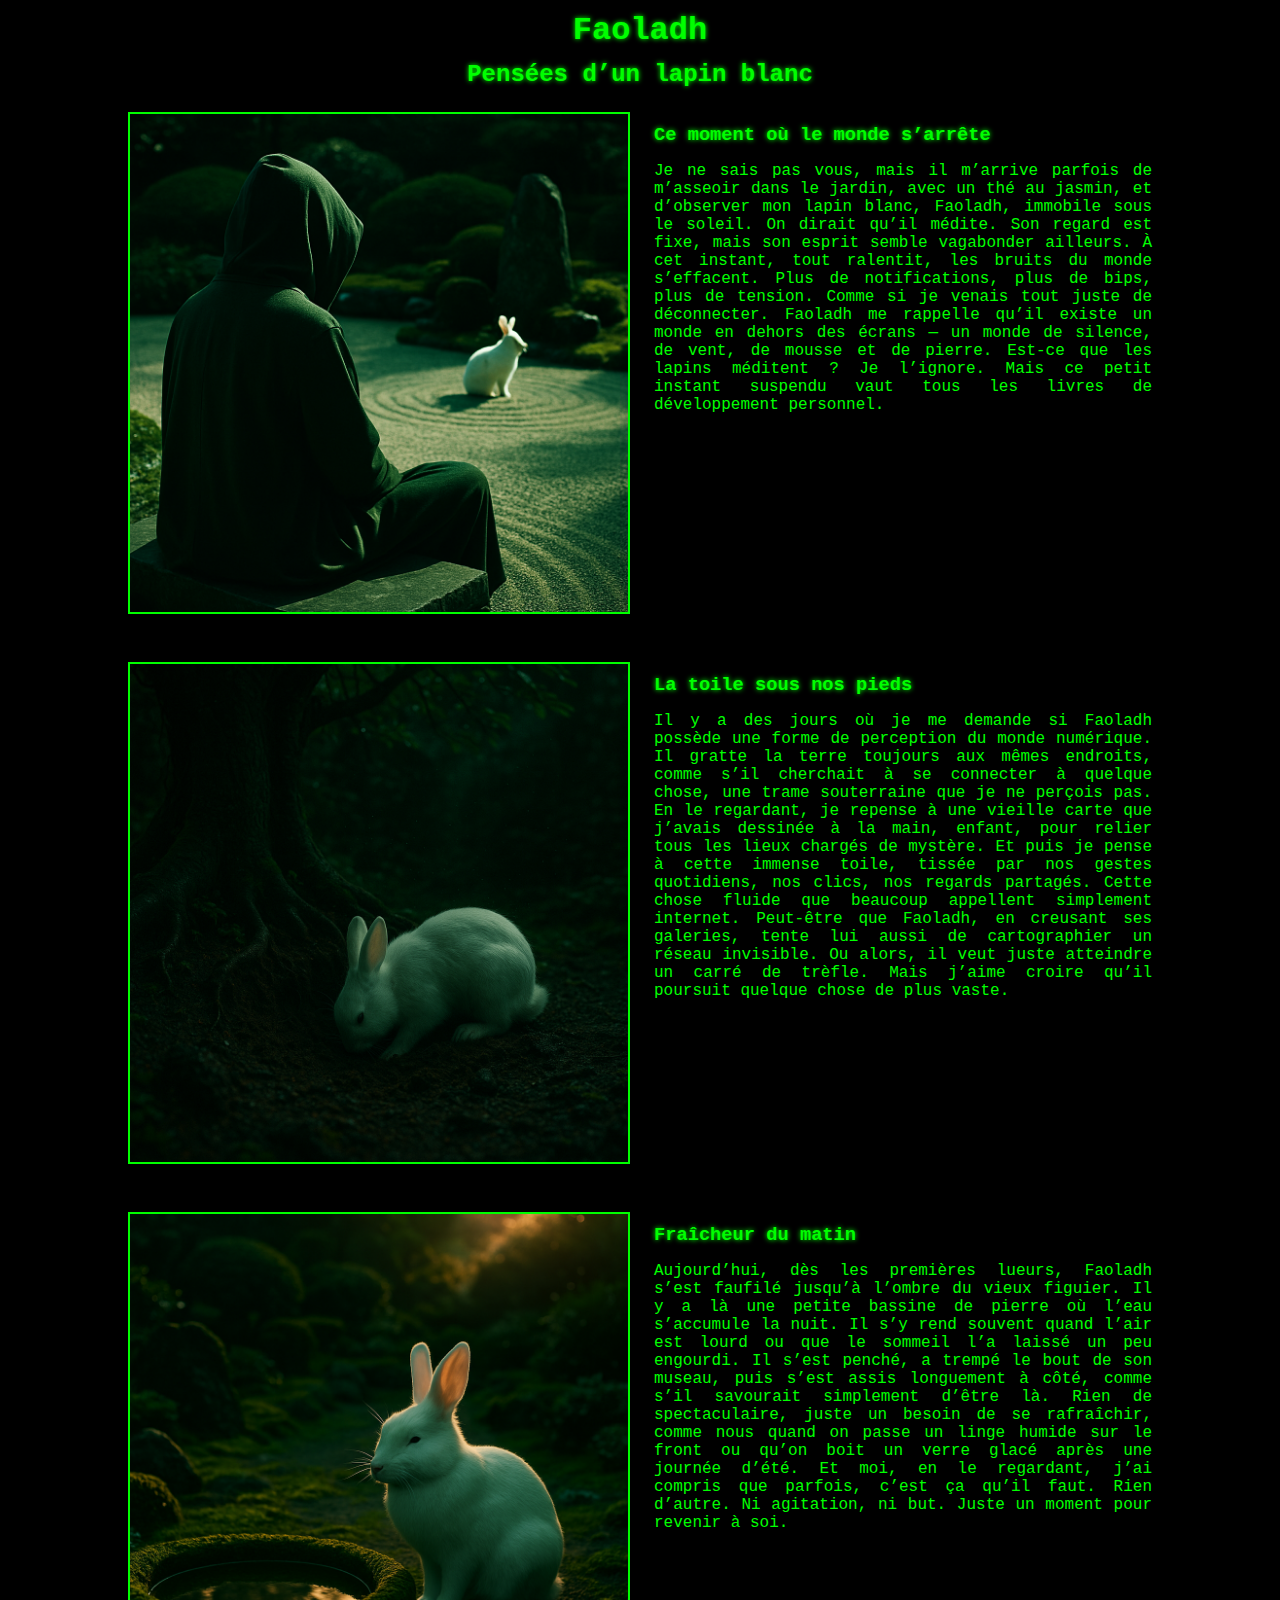
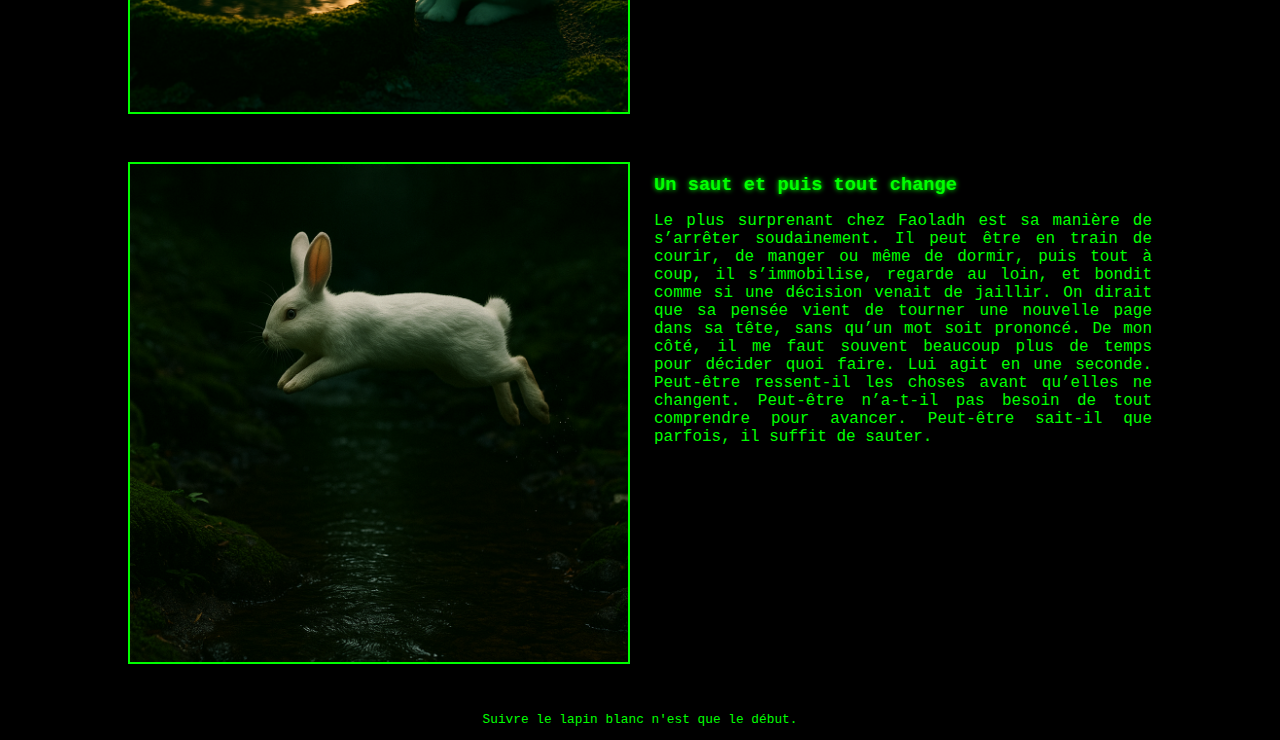
<file: index.html>
<!DOCTYPE html>
<html lang="fr">
<head>
    <meta charset="UTF-8">
    <title>Faoladh – Pensées d’un lapin blanc</title>
    <meta name="author" content="neocamelia">
    <meta name="viewport" content="width=device-width, initial-scale=1.0">
    <link rel="stylesheet" href="styles.css">
    <script src="scripts.js" defer></script>
</head>
<body>
    <h1 style="text-align: center;">Faoladh</h1>
    <h2 style="text-align: center;">Pensées d’un lapin blanc</h1>
    <section id="articles">
        <article>
            <img src="images/faoladh_zen_garden.png" alt="Faoladh assis dans un jardin zen">
            <div class="content">
                <h3>Ce moment où le monde s’arrête</h3>
                <p>Je ne sais pas vous, mais il m’arrive parfois de m’asseoir dans le jardin, avec un thé au jasmin, et d’observer mon lapin blanc, Faoladh, immobile sous le soleil. On dirait qu’il médite. Son regard est fixe, mais son esprit semble vagabonder ailleurs. À cet instant, tout ralentit, les bruits du monde s’effacent. Plus de notifications, plus de bips, plus de tension. Comme si je venais tout juste de déconnecter. Faoladh me rappelle qu’il existe un monde en dehors des écrans — un monde de silence, de vent, de mousse et de pierre. Est-ce que les lapins méditent ? Je l’ignore. Mais ce petit instant suspendu vaut tous les livres de développement personnel.</p>
            </div>
        </article>
        <article>
            <img src="images/faoladh_digging_tree.png" alt="Faoladh en train de creuser sous un arbre">
            <div class="content">
                <h3>La toile sous nos pieds</h3>
                <p>Il y a des jours où je me demande si Faoladh possède une forme de perception du monde numérique. Il gratte la terre toujours aux mêmes endroits, comme s’il cherchait à se connecter à quelque chose, une trame souterraine que je ne perçois pas. En le regardant, je repense à une vieille carte que j’avais dessinée à la main, enfant, pour relier tous les lieux chargés de mystère. Et puis je pense à cette immense toile, tissée par nos gestes quotidiens, nos clics, nos regards partagés. Cette chose fluide que beaucoup appellent simplement internet. Peut-être que Faoladh, en creusant ses galeries, tente lui aussi de cartographier un réseau invisible. Ou alors, il veut juste atteindre un carré de trèfle. Mais j’aime croire qu’il poursuit quelque chose de plus vaste.</p>
            </div>
        </article>
        <article>
            <img src="images/faoladh_stone_basin.png" alt="Faoladh près d’une petite bassine naturelle en pierre">
            <div class="content">
                <h3>Fraîcheur du matin</h3>
                <p>Aujourd’hui, dès les premières lueurs, Faoladh s’est faufilé jusqu’à l’ombre du vieux figuier. Il y a là une petite bassine de pierre où l’eau s’accumule la nuit. Il s’y rend souvent quand l’air est lourd ou que le sommeil l’a laissé un peu engourdi. Il s’est penché, a trempé le bout de son museau, puis s’est assis longuement à côté, comme s’il savourait simplement d’être là. Rien de spectaculaire, juste un besoin de se rafraîchir, comme nous quand on passe un linge humide sur le front ou qu’on boit un verre glacé après une journée d’été. Et moi, en le regardant, j’ai compris que parfois, c’est ça qu’il faut. Rien d’autre. Ni agitation, ni but. Juste un moment pour revenir à soi.</p>
            </div>
        </article>
        <article>
            <img src="images/faoladh_jumping_stream.png" alt="Faoladh en plein bond au-dessus d’un petit ruisseau">
            <div class="content">
                <h3>Un saut et puis tout change</h3>
                <p>Le plus surprenant chez Faoladh est sa manière de s’arrêter soudainement. Il peut être en train de courir, de manger ou même de dormir, puis tout à coup, il s’immobilise, regarde au loin, et bondit comme si une décision venait de jaillir. On dirait que sa pensée vient de tourner une nouvelle page dans sa tête, sans qu’un mot soit prononcé. De mon côté, il me faut souvent beaucoup plus de temps pour décider quoi faire. Lui agit en une seconde. Peut-être ressent-il les choses avant qu’elles ne changent. Peut-être n’a-t-il pas besoin de tout comprendre pour avancer. Peut-être sait-il que parfois, il suffit de sauter.</p>
            </div>
        </article>
    </section>
    <footer>
        <p>Suivre le lapin blanc n'est que le début.</p>
    </footer>
</body>
</html>
</file>
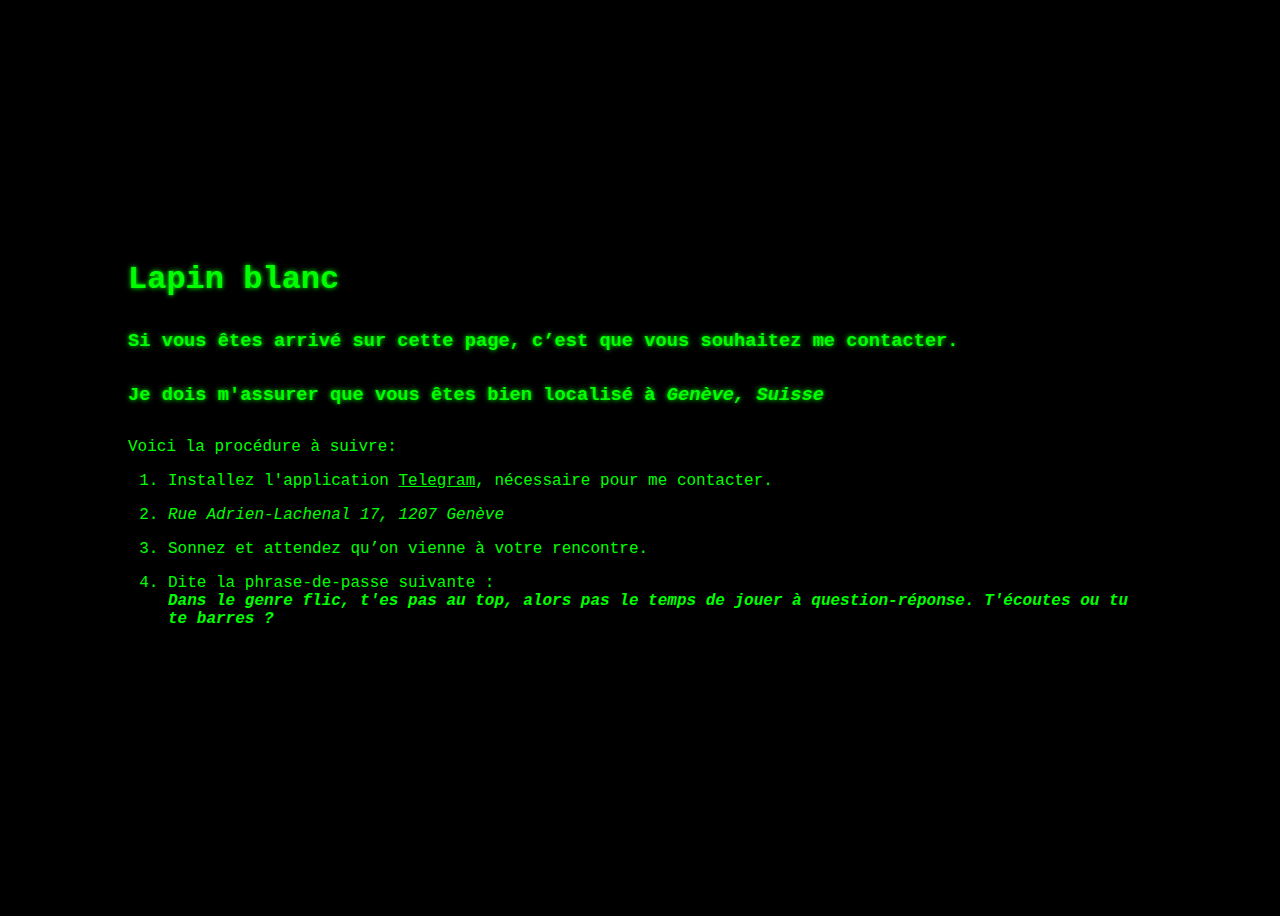
<file: offline.html>
<!DOCTYPE html>
<html lang="fr">
<head>
    <meta charset="UTF-8">
    <title>Lapin blanc</title>
    <meta name="viewport" content="width=device-width, initial-scale=1.0">
    <link rel="stylesheet" href="styles.css">
    <link rel="stylesheet" href="offline.css">
</head>
<body class="offline-page">
    <section>
        <h1>Lapin blanc</h1>
        <h3>Si vous êtes arrivé sur cette page, c’est que vous souhaitez me contacter.</h3>
        <h3>Je dois m'assurer que vous êtes bien localisé à <address>Genève, Suisse</address></h3>
        <p>Voici la procédure à suivre:</p>
        <ol>
            <li>Installez l'application <a id="telegram-link" href="#" target="_blank">Telegram</a>, nécessaire pour me contacter.</li>
            <li><address>Rue Adrien-Lachenal 17, 1207 Genève</address></li>
            <li>Sonnez et attendez qu’on vienne à votre rencontre.</li>
            <li>Dite la phrase-de-passe suivante : <strong>Dans le genre flic, t'es pas au top, alors pas le temps de jouer à question-réponse. T'écoutes ou tu te barres ?</strong></li>
        </ol>
    </section>
</body>
<script>
  const userAgent = navigator.userAgent || navigator.vendor || window.opera;
  const telegramLink = document.getElementById('telegram-link');

  if (/android/i.test(userAgent)) {
    // Appareil Android
    telegramLink.href = "https://play.google.com/store/apps/details?id=org.telegram.messenger";
  } else if (/iPad|iPhone|iPod/.test(userAgent) && !window.MSStream) {
    // Appareil iOS
    telegramLink.href = "https://apps.apple.com/app/telegram-messenger/id686449807";
  } else {
    // Ordinateur (ou inconnu)
    telegramLink.href = "https://web.telegram.org/";
  }
</script>
</html>
</file>
<file: styles.css>
body {
    background-color: black;
}

body, a, p, li, h1, h2, h3 {
    color: #00FF00;
    font-family: 'Courier New', Courier, monospace;
}

h1, h2, h3 {
    margin: 12px 0;
    text-shadow: 0 0 5px #00FF00;
}

section {
    max-width: 1024px;
    margin: 24px auto 48px;
    padding: 0 24px;
    text-align: justify;
}

article {
    display: flex;
    flex-direction: row;
    flex-wrap: wrap;
    column-gap: 24px;
    row-gap: 16px;
    margin-bottom: 48px;
}

article img, article div {
    flex-grow: 1;
    width: 0;
    min-width: 360px;
}

img {
    border: 2px solid #00FF00;
    object-fit: cover;
}

footer {
    text-align: center;
    color: #00FF00;
    font-size: 0.8em;
    margin-top: 20px;
}
</file>
<file: offline.css>
body {
    height: 100vh;
    display: flex;
    flex-direction: column;
    justify-content: center;
}

h3, p {
    margin-top: 32px;
    text-align: left;
}

li {
    margin: 16px 0;
    text-align: left;
}

address {
    display: inline;
}

strong {
    display: block;
    font-style: italic;
}

button {
    background-color: #00FF00;
    color: black;
    border: none;
    padding: 8px 24px;
    cursor: pointer;
    font-size: 1em;
}

button:hover {
    background-color: #00CC00;
}
</file>
